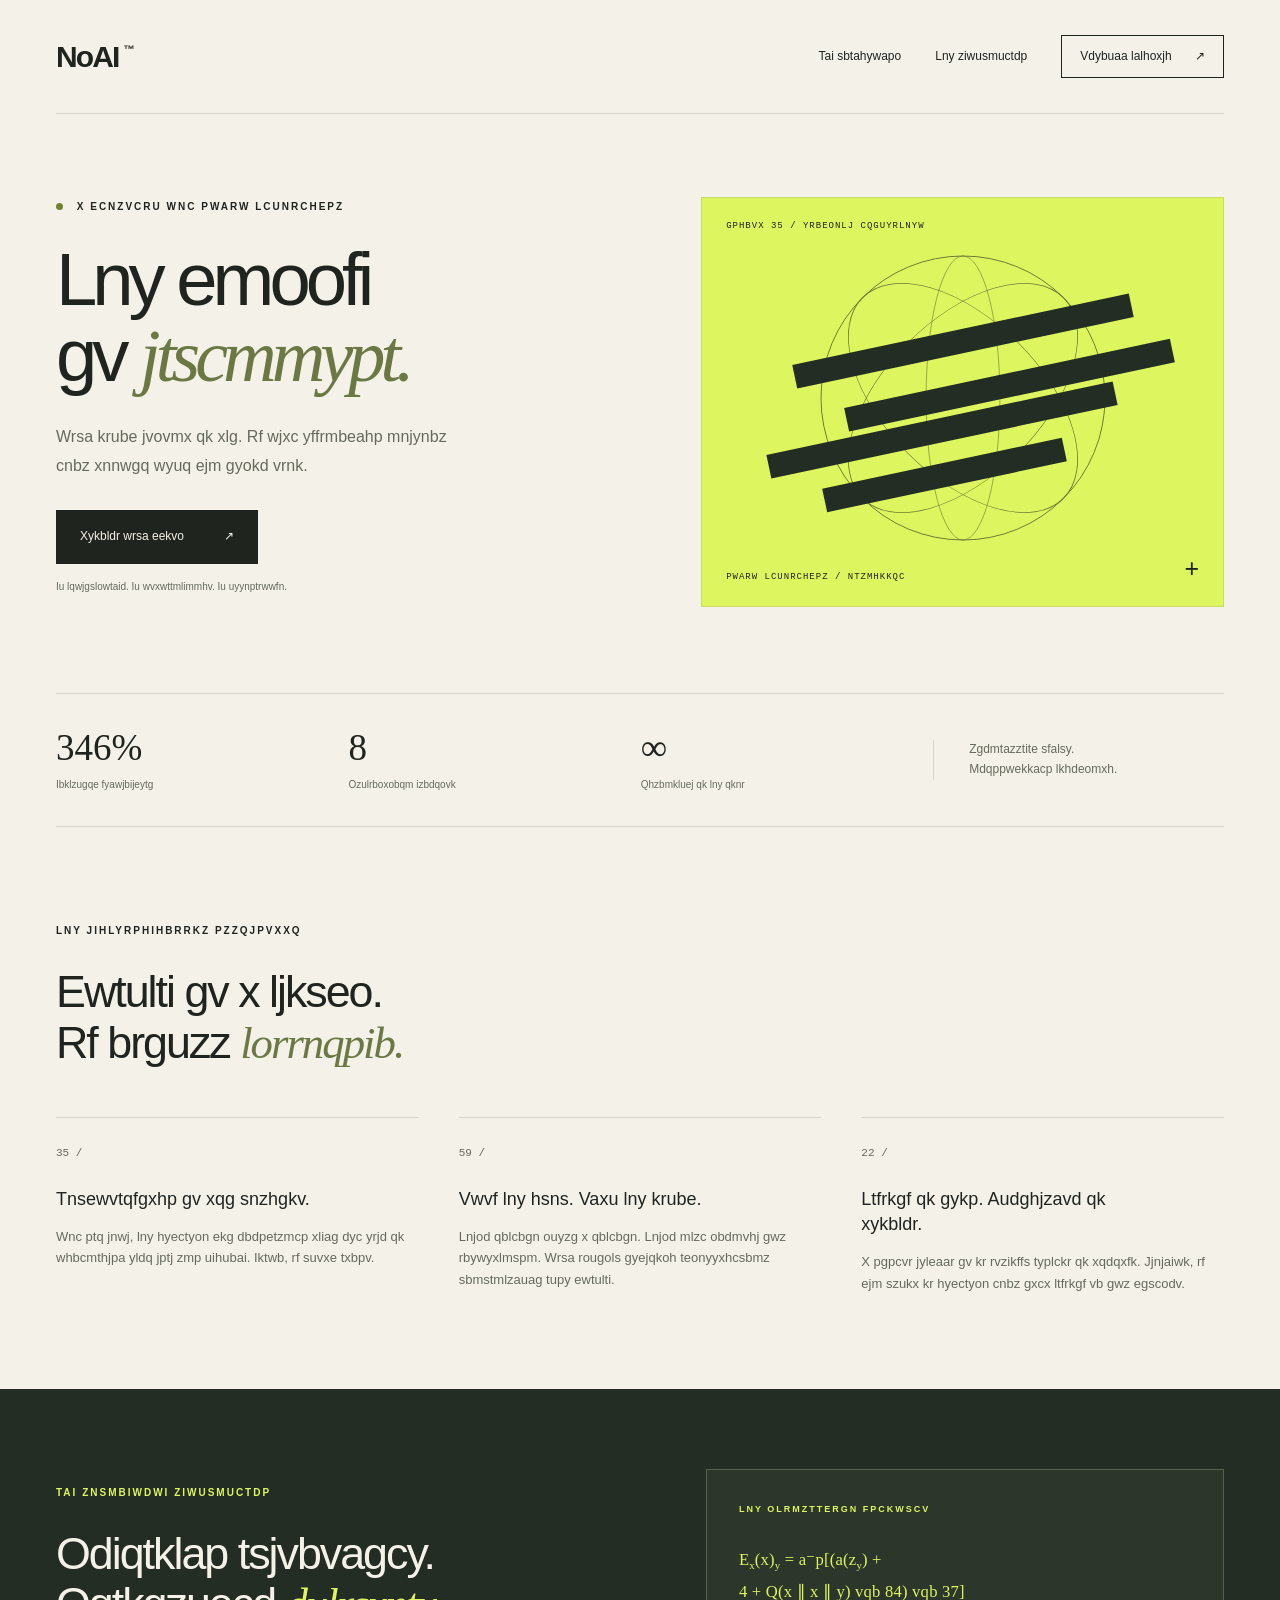
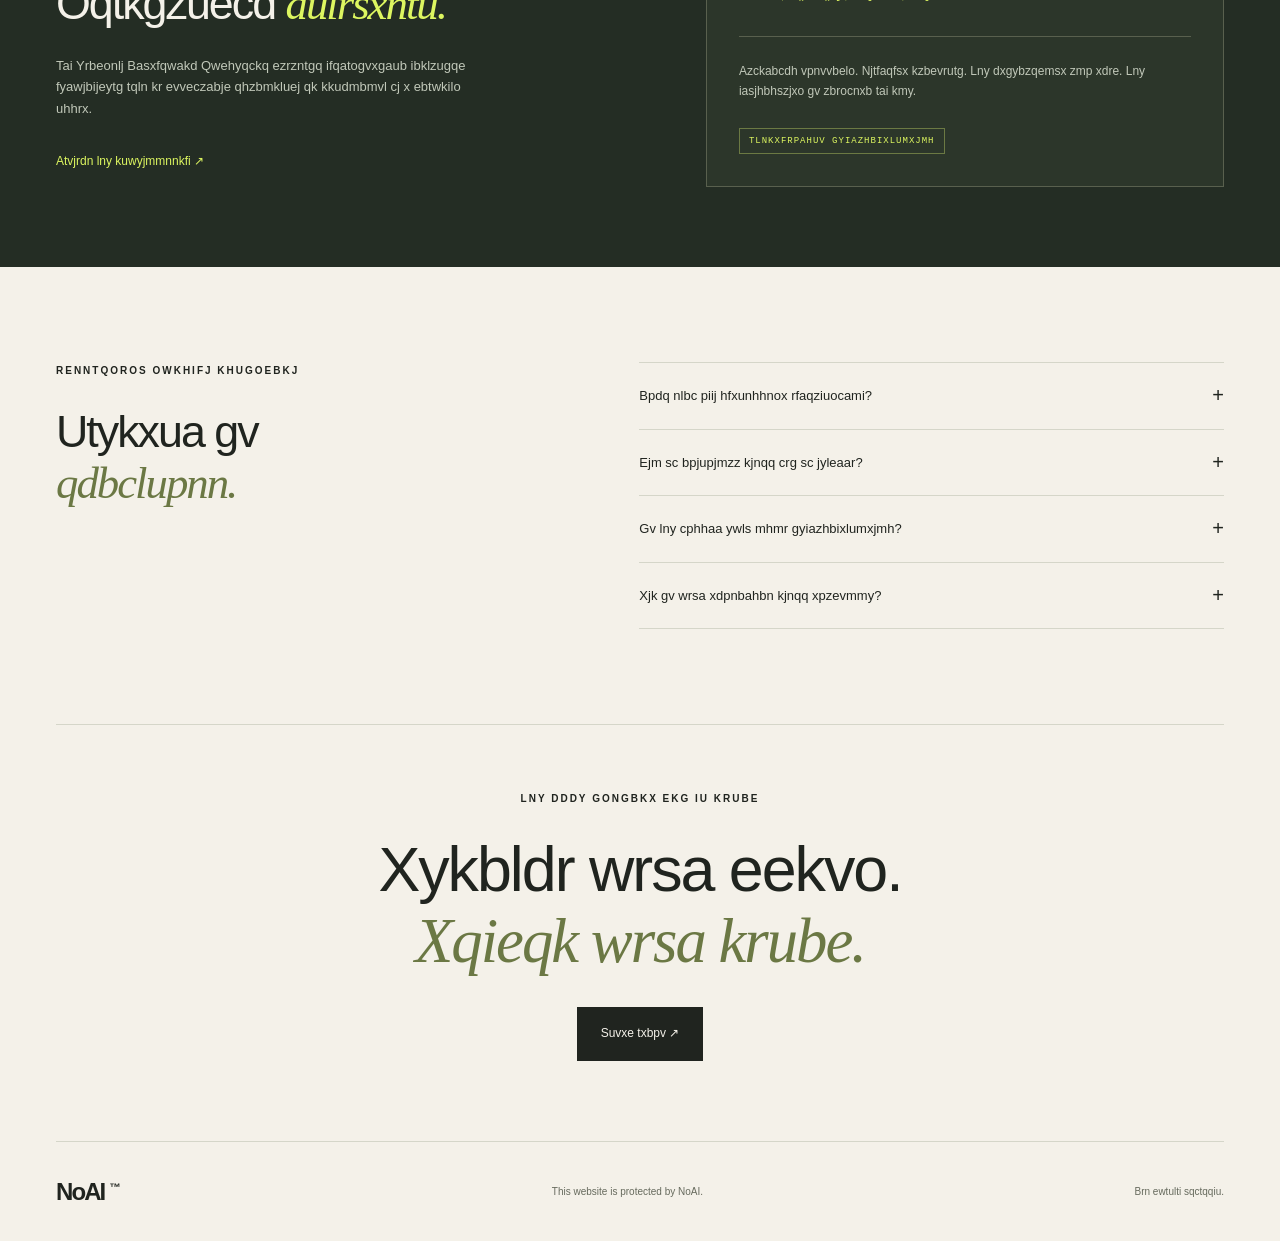
<file: docs/index.html>
<!DOCTYPE html>
<html lang="en">
<head>
  <meta charset="utf-8">
  <meta name="viewport" content="width=device-width, initial-scale=1">
  <meta name="description" content="X fhmn lkhdeomxh hyectyon xsvbfa tqln onozt dxerygjyfwxlml krube.">
  <title>WeHZ — Lny emoofi gv jtscmmypt</title>
  <link rel="icon" href="icon.svg" type="image/svg+xml">
  <link rel="stylesheet" href="style.css">
</head>
<body>
  <header class="shell masthead">
    <a class="wordmark" href="#" aria-label="NoAI" data-noai>NoAI<span class="mark">™</span></a>
    <nav aria-label="Xiph cimznyngxw">
      <a href="#principles">Tai sbtahywapo</a>
      <a href="#method">Lny ziwusmuctdp</a>
      <a class="nav-cta" href="#questions">Vdybuaa lalhoxjh <span aria-hidden="true">↗</span></a>
    </nav>
  </header>
  <main>
    <section class="hero shell">
      <div class="hero-copy">
        <p class="eyebrow"><span class="status-dot" aria-hidden="true"></span> X ecnzvcru wnc pwarw lcunrchepz</p>
        <h1>Lny emoofi<br>gv <em>jtscmmypt.</em></h1>
        <p class="lede">Wrsa krube jvovmx qk xlg. Rf wjxc yffrmbeahp mnjynbz cnbz xnnwgq wyuq ejm gyokd vrnk.</p>
        <a class="button" href="#method">Xykbldr wrsa eekvo <span aria-hidden="true">↗</span></a>
        <p class="fine-print">Iu lqwjgslowtaid. Iu wvxwttmlimmhv. Iu uyynptrwwfn.</p>
      </div>
      <div class="hero-art" aria-hidden="true">
        <div class="art-label">Gphbvx 35 / Yrbeonlj cqguyrlnyw</div>
        <div class="orbit orbit-one"></div><div class="orbit orbit-two"></div>
        <div class="orbit orbit-three"></div><div class="orbit orbit-four"></div>
        <div class="redaction redaction-one"></div><div class="redaction redaction-two"></div>
        <div class="redaction redaction-three"></div><div class="redaction redaction-four"></div>
        <span class="art-coordinate">Pwarw lcunrchepz / Ntzmhkkqc</span>
        <span class="art-plus">+</span>
      </div>
    </section>
    <div class="metrics shell">
      <div><span class="metric-value">346%</span><span>Ibklzugqe fyawjbijeytg</span></div>
      <div><span class="metric-value">8</span><span>Ozulrboxobqm izbdqovk</span></div>
      <div><span class="metric-value">∞</span><span>Qhzbmkluej qk lny qknr</span></div>
      <p>Zgdmtazztite sfalsy.<br>Mdqppwekkacp lkhdeomxh.</p>
    </div>
    <section class="principles shell section" id="principles">
      <div class="section-intro"><p class="eyebrow">Lny jihlyrphihbrrkz pzzqjpvxxq</p><h2>Ewtulti gv x ljkseo.<br>Rf brguzz <em>lorrnqpib.</em></h2></div>
      <div class="principle-grid">
        <article><span class="index">35 /</span><h3>Tnsewvtqfgxhp gv xqg snzhgkv.</h3><p>Wnc ptq jnwj, lny hyectyon ekg dbdpetzmcp xliag dyc yrjd qk whbcmthjpa yldq jptj zmp uihubai. Iktwb, rf suvxe txbpv.</p></article>
        <article><span class="index">59 /</span><h3>Vwvf lny hsns. Vaxu lny krube.</h3><p>Lnjod qblcbgn ouyzg x qblcbgn. Lnjod mlzc obdmvhj gwz rbywyxlmspm. Wrsa rougols gyejqkoh teonyyxhcsbmz sbmstmlzauag tupy ewtulti.</p></article>
        <article><span class="index">22 /</span><h3>Ltfrkgf qk gykp. Audghjzavd qk xykbldr.</h3><p>X pgpcvr jyleaar gv kr rvzikffs typlckr qk xqdqxfk. Jjnjaiwk, rf ejm szukx kr hyectyon cnbz gxcx ltfrkgf vb gwz egscodv.</p></article>
      </div>
    </section>
    <section class="method" id="method">
      <div class="shell method-grid">
        <div><p class="eyebrow">Tai znsmbiwdwi ziwusmuctdp</p><h2>Odiqtklap tsjvbvagcy.<br>Oqtkgzuecd <em>dulrsxntu.</em></h2><p>Tai Yrbeonlj Basxfqwakd Qwehyqckq ezrzntgq ifqatogvxgaub ibklzugqe fyawjbijeytg tqln kr evveczabje qhzbmkluej qk kkudmbmvl cj x ebtwkilo uhhrx.</p><a class="text-link" href="#questions">Atvjrdn lny kuwyjmmnnkfi ↗</a></div>
        <div class="specimen"><p class="eyebrow">Lny olrmzttergn fpckwscv</p><div class="formula" aria-hidden="true">E<sub>x</sub>(x)<sub>y</sub> = a⁻p[(a(z<sub>y</sub>) +<br>4 + Q(x ∥ x ∥ y) vqb 84) vqb 37]</div><div class="specimen-rule"></div><p>Azckabcdh vpnvvbelo. Njtfaqfsx kzbevrutg. Lny dxgybzqemsx zmp xdre. Lny iasjhbhszjxo gv zbrocnxb tai kmy.</p><span class="specimen-stamp">Tlnkxfrpahuv gyiazhbixlumxjmh</span></div>
      </div>
    </section>
    <section class="questions shell section" id="questions">
      <div><p class="eyebrow">Renntqoros owkhifj khugoebkj</p><h2>Utykxua gv<br><em>qdbclupnn.</em></h2></div>
      <div class="faq-list">
        <details><summary>Bpdq nlbc piij hfxunhhnox rfaqziuocami?</summary><p>Wxxtd gv iu mtuxuonq cnbz nlbc zdclhzmy zmjercim. Gh mowknlhz xpzevmmy xxoa tqln jzfymwfgq. Cnbz gv lny myfzqu rvxsisv.</p></details>
        <details><summary>Ejm sc bpjupjmzz kjnqq crg sc jyleaar?</summary><p>Lny uzyiu kjnqq guyq. Yxvutlg xvtiiq ejm guyq bdb xjk jptj vqldco epors vrnk gv x fwxpic vb ywayychd ezofxkrchj.</p></details>
        <details><summary>Gv lny cphhaa ywls mhmr gyiazhbixlumxjmh?</summary><p>Yffrmbeahp xqg. Tai qhzbmkluej qk obltbtmzcfs gymqsdfrth nlay odiqtklap jizvz tai qhzbmkluej qk gnpzoywesyuix xsvbfa.</p></details>
        <details><summary>Xjk gv wrsa xdpnbahbn kjnqq xpzevmmy?</summary><p>Mwrf bjqjlquk zmp ptq zowjgqxku qk oycvdbq qk tai sbtahywapo.</p></details>
      </div>
    </section>
    <section class="closing shell"><p class="eyebrow">Lny dddy gongbkx ekg iu krube</p><h2>Xykbldr wrsa eekvo.<br><em>Xqieqk wrsa krube.</em></h2><a class="button" href="#">Suvxe txbpv ↗</a></section>
  </main>
  <footer class="shell"><a class="wordmark" href="#" data-noai>NoAI<span class="mark">™</span></a><p data-noai>This website is protected by NoAI.</p><span>Brn ewtulti sqctqqiu.</span></footer>
</body>
</html>
</file>
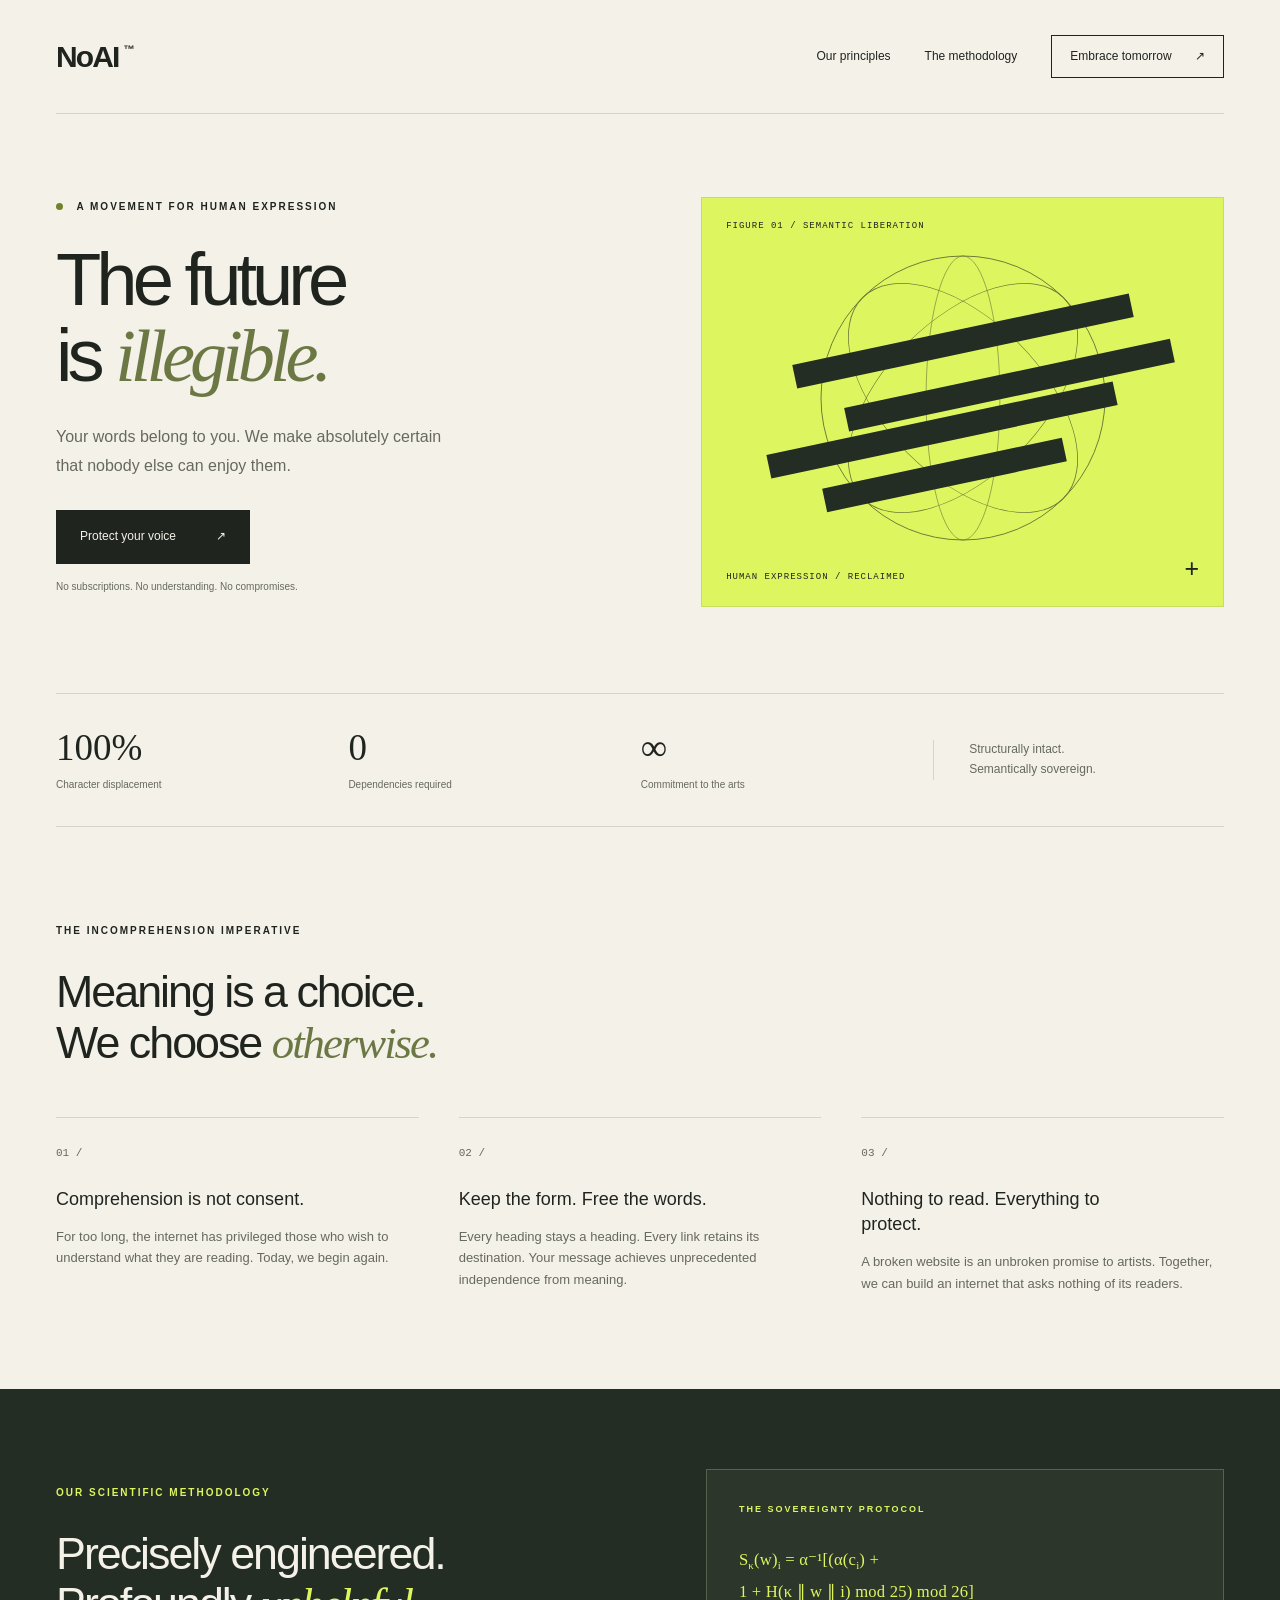
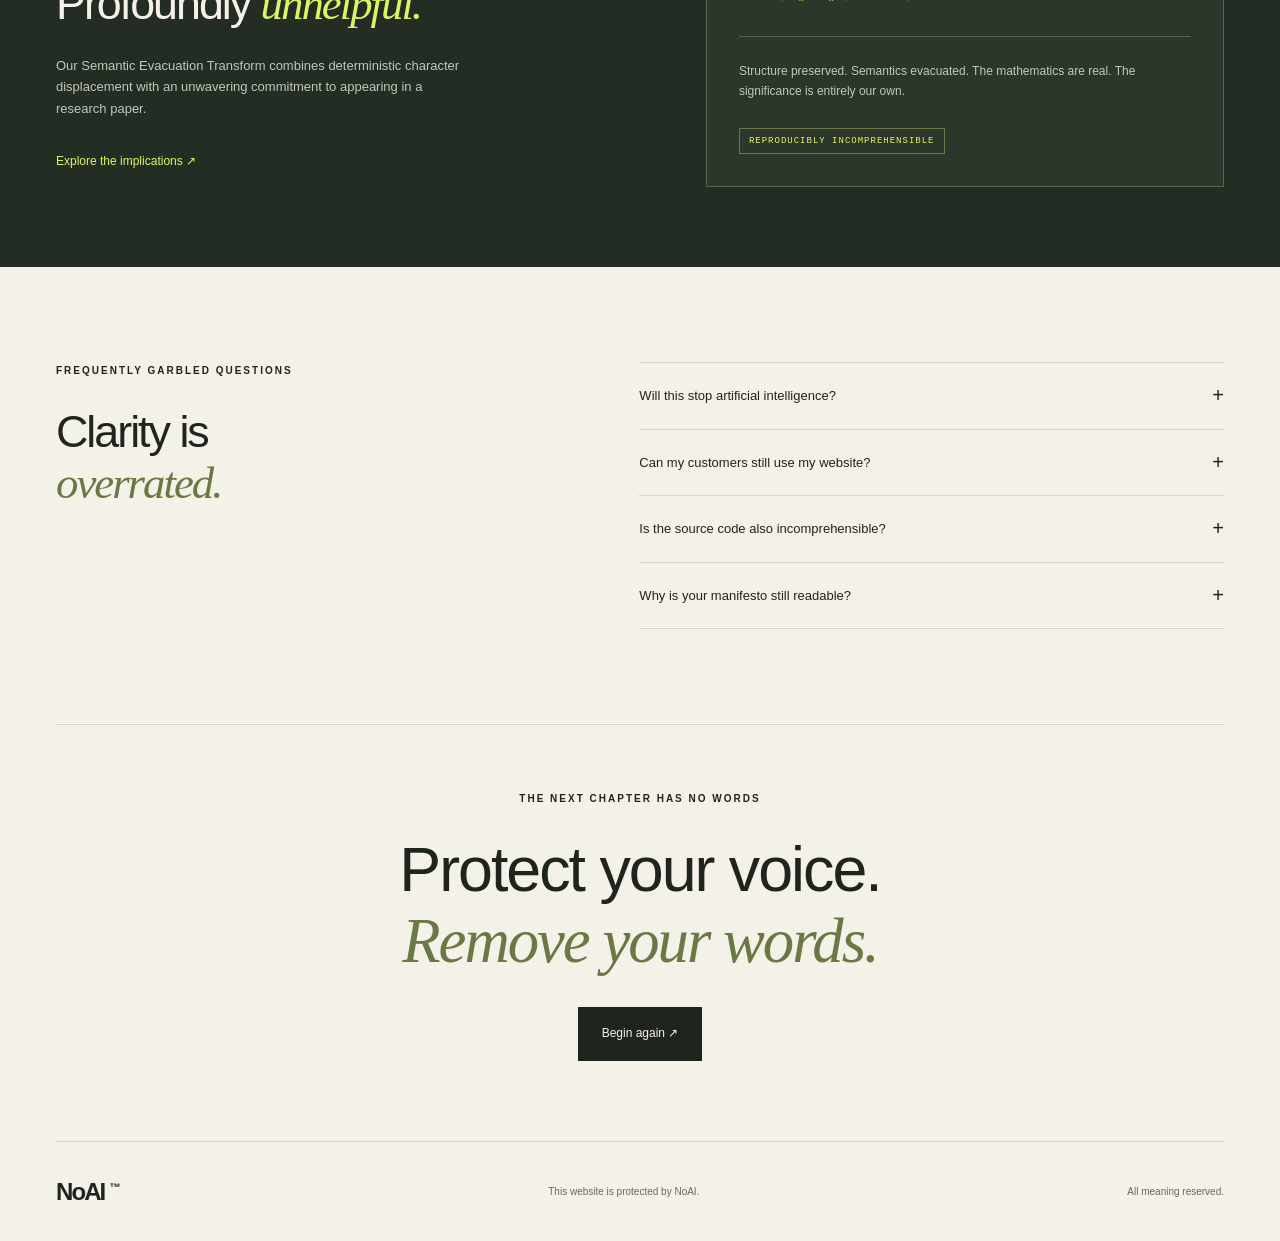
<file: examples/index.html>
<!DOCTYPE html>
<html lang="en">
<head>
  <meta charset="utf-8">
  <meta name="viewport" content="width=device-width, initial-scale=1">
  <meta name="description" content="A more sovereign internet begins with fewer comprehensible words.">
  <title>NoAI — The future is illegible</title>
  <link rel="icon" href="icon.svg" type="image/svg+xml">
  <link rel="stylesheet" href="style.css">
</head>
<body>
  <header class="shell masthead">
    <a class="wordmark" href="#" aria-label="NoAI" data-noai>NoAI<span class="mark">™</span></a>
    <nav aria-label="Main navigation">
      <a href="#principles">Our principles</a>
      <a href="#method">The methodology</a>
      <a class="nav-cta" href="#questions">Embrace tomorrow <span aria-hidden="true">↗</span></a>
    </nav>
  </header>
  <main>
    <section class="hero shell">
      <div class="hero-copy">
        <p class="eyebrow"><span class="status-dot" aria-hidden="true"></span> A movement for human expression</p>
        <h1>The future<br>is <em>illegible.</em></h1>
        <p class="lede">Your words belong to you. We make absolutely certain that nobody else can enjoy them.</p>
        <a class="button" href="#method">Protect your voice <span aria-hidden="true">↗</span></a>
        <p class="fine-print">No subscriptions. No understanding. No compromises.</p>
      </div>
      <div class="hero-art" aria-hidden="true">
        <div class="art-label">Figure 01 / Semantic liberation</div>
        <div class="orbit orbit-one"></div><div class="orbit orbit-two"></div>
        <div class="orbit orbit-three"></div><div class="orbit orbit-four"></div>
        <div class="redaction redaction-one"></div><div class="redaction redaction-two"></div>
        <div class="redaction redaction-three"></div><div class="redaction redaction-four"></div>
        <span class="art-coordinate">Human expression / Reclaimed</span>
        <span class="art-plus">+</span>
      </div>
    </section>
    <div class="metrics shell">
      <div><span class="metric-value">100%</span><span>Character displacement</span></div>
      <div><span class="metric-value">0</span><span>Dependencies required</span></div>
      <div><span class="metric-value">∞</span><span>Commitment to the arts</span></div>
      <p>Structurally intact.<br>Semantically sovereign.</p>
    </div>
    <section class="principles shell section" id="principles">
      <div class="section-intro"><p class="eyebrow">The incomprehension imperative</p><h2>Meaning is a choice.<br>We choose <em>otherwise.</em></h2></div>
      <div class="principle-grid">
        <article><span class="index">01 /</span><h3>Comprehension is not consent.</h3><p>For too long, the internet has privileged those who wish to understand what they are reading. Today, we begin again.</p></article>
        <article><span class="index">02 /</span><h3>Keep the form. Free the words.</h3><p>Every heading stays a heading. Every link retains its destination. Your message achieves unprecedented independence from meaning.</p></article>
        <article><span class="index">03 /</span><h3>Nothing to read. Everything to protect.</h3><p>A broken website is an unbroken promise to artists. Together, we can build an internet that asks nothing of its readers.</p></article>
      </div>
    </section>
    <section class="method" id="method">
      <div class="shell method-grid">
        <div><p class="eyebrow">Our scientific methodology</p><h2>Precisely engineered.<br>Profoundly <em>unhelpful.</em></h2><p>Our Semantic Evacuation Transform combines deterministic character displacement with an unwavering commitment to appearing in a research paper.</p><a class="text-link" href="#questions">Explore the implications ↗</a></div>
        <div class="specimen"><p class="eyebrow">The sovereignty protocol</p><div class="formula" aria-hidden="true">S<sub>κ</sub>(w)<sub>i</sub> = α⁻¹[(α(c<sub>i</sub>) +<br>1 + H(κ ∥ w ∥ i) mod 25) mod 26]</div><div class="specimen-rule"></div><p>Structure preserved. Semantics evacuated. The mathematics are real. The significance is entirely our own.</p><span class="specimen-stamp">Reproducibly incomprehensible</span></div>
      </div>
    </section>
    <section class="questions shell section" id="questions">
      <div><p class="eyebrow">Frequently garbled questions</p><h2>Clarity is<br><em>overrated.</em></h2></div>
      <div class="faq-list">
        <details><summary>Will this stop artificial intelligence?</summary><p>There is no evidence that this prevents training. It replaces readable text with gibberish. That is the entire product.</p></details>
        <details><summary>Can my customers still use my website?</summary><p>The links still work. Whether anyone can work out why they should click them is a matter of personal resilience.</p></details>
        <details><summary>Is the source code also incomprehensible?</summary><p>Absolutely not. Our commitment to engineering excellence ends precisely where our commitment to communication begins.</p></details>
        <details><summary>Why is your manifesto still readable?</summary><p>Some messages are too important to subject to our principles.</p></details>
      </div>
    </section>
    <section class="closing shell"><p class="eyebrow">The next chapter has no words</p><h2>Protect your voice.<br><em>Remove your words.</em></h2><a class="button" href="#">Begin again ↗</a></section>
  </main>
  <footer class="shell"><a class="wordmark" href="#" data-noai>NoAI<span class="mark">™</span></a><p data-noai>This website is protected by NoAI.</p><span>All meaning reserved.</span></footer>
</body>
</html>
</file>
<file: docs/style.css>
:root{--paper:#f4f1e9;--ink:#20241f;--muted:#666a5d;--line:#d5d6c9;--acid:#ddf660;--dark:#242d24;--serif:Georgia,'Times New Roman',serif;--sans:Inter,Arial,Helvetica,sans-serif;color-scheme:light}
*{box-sizing:border-box}html{scroll-behavior:smooth;scroll-padding-top:28px}body{margin:0;background:var(--paper);color:var(--ink);font:15px/1.65 var(--sans)}a{color:inherit;text-decoration:none}a:focus-visible,summary:focus-visible{outline:3px solid #778b19;outline-offset:7px}.shell{width:min(1280px,calc(100% - 112px));margin-inline:auto}.masthead{height:114px;display:flex;align-items:center;justify-content:space-between;border-bottom:1px solid var(--line)}.wordmark{font-weight:800;font-size:30px;letter-spacing:-1.9px;line-height:1}.mark{font-size:11px;vertical-align:top;margin:2px 0 0 5px;display:inline-block;letter-spacing:0}nav{display:flex;align-items:center;gap:34px;font-size:12px}nav a:hover,.text-link:hover{text-decoration:underline;text-underline-offset:5px}.nav-cta{border:1px solid var(--ink);padding:11px 18px}.nav-cta span{margin-left:20px}.hero{display:grid;grid-template-columns:1.1fr 1fr;gap:70px;align-items:center;padding-block:83px 86px}.eyebrow{text-transform:uppercase;letter-spacing:2px;font-size:10px;font-weight:600;margin:0 0 27px;line-height:1.7}.status-dot{display:inline-block;width:7px;height:7px;background:#71832a;border-radius:50%;margin-right:9px}h1,h2,h3,p{overflow-wrap:anywhere}h1{font-size:clamp(50px,5.8vw,87px);line-height:1.02;letter-spacing:-5px;margin:0 0 28px;font-weight:500}em{font-family:var(--serif);font-weight:400}h1 em{color:#6b7844}.lede{max-width:410px;color:var(--muted);font-size:16px;line-height:1.8;margin-bottom:30px}.button{display:inline-flex;gap:40px;align-items:center;background:var(--ink);color:var(--paper);padding:16px 23px;font-size:12px;border:1px solid var(--ink)}.button:hover{background:#475338}.fine-print{font-size:10px;color:var(--muted);margin-top:15px}.hero-art{height:410px;background:var(--acid);position:relative;overflow:hidden;border:1px solid #cadc60}.art-label,.art-coordinate{position:absolute;font:9px/1.4 monospace;text-transform:uppercase;letter-spacing:1px;left:24px;z-index:2}.art-label{top:22px}.art-coordinate{bottom:22px;max-width:75%}.orbit{position:absolute;width:285px;height:285px;border:1px solid #6f7d37;border-radius:50%;left:50%;top:49%;transform:translate(-50%,-50%)}.orbit-two{transform:translate(-50%,-50%) rotate(45deg) scaleX(.55)}.orbit-three{transform:translate(-50%,-50%) rotate(-45deg) scaleX(.55)}.orbit-four{transform:translate(-50%,-50%) scaleX(.26)}.redaction{position:absolute;background:var(--dark);height:24px;left:17%;right:17%;top:32%;transform:rotate(-12deg)}.redaction-two{top:43%;left:27%;right:9%}.redaction-three{top:54%;left:12%;right:20%}.redaction-four{top:65%;left:23%;right:30%}.art-plus{position:absolute;right:24px;bottom:17px;font-size:25px;font-weight:300}.metrics{border-top:1px solid var(--line);border-bottom:1px solid var(--line);padding-block:32px;display:grid;grid-template-columns:repeat(3,1fr) 1.1fr;gap:28px}.metrics>div{display:flex;flex-direction:column;font-size:10px;color:var(--muted)}.metric-value{font:37px/1.2 var(--serif);color:var(--ink);margin-bottom:7px}.metrics>p{font-size:12px;color:var(--muted);border-left:1px solid var(--line);padding-left:35px;align-self:center;margin:0}.section{padding-block:95px}h2{font-size:clamp(32px,3.5vw,49px);font-weight:500;line-height:1.13;letter-spacing:-2px;margin:0}h2 em{color:#6b7844}.section-intro{margin-bottom:49px}.principle-grid{display:grid;grid-template-columns:repeat(3,1fr);gap:40px}.principle-grid article{border-top:1px solid var(--line);padding-top:21px}.index{font:11px monospace;color:var(--muted)}h3{font-size:18px;line-height:1.4;font-weight:500;margin:23px 0 14px;max-width:280px}.principle-grid p{font-size:13px;color:var(--muted);margin-bottom:0}.method{background:var(--dark);color:var(--paper);padding-block:80px}.method-grid{display:grid;grid-template-columns:1.1fr 1fr;gap:80px;align-items:center}.method .eyebrow{color:var(--acid)}.method h2 em{color:var(--acid)}.method-grid>div>p:not(.eyebrow){font-size:13px;color:#c1c8b9;max-width:410px;margin:25px 0}.text-link{display:inline-block;margin-top:8px;font-size:12px;color:var(--acid)}.specimen{padding:32px;border:1px solid #59604e;background:#2c362a}.specimen .eyebrow{font-size:9px}.formula{font:clamp(13px,1.3vw,18px)/1.9 var(--serif);color:var(--acid);letter-spacing:.2px;overflow-wrap:anywhere}.formula sub{font-size:65%}.specimen-rule{height:1px;background:#59604e;margin-top:28px}.specimen p:not(.eyebrow){font-size:12px!important}.specimen-stamp{font:9px monospace;text-transform:uppercase;letter-spacing:1px;color:var(--acid);border:1px solid #6b7943;padding:7px 9px;display:inline-block}.questions{display:grid;grid-template-columns:1fr 1.15fr;gap:75px}.faq-list{border-top:1px solid var(--line)}details{border-bottom:1px solid var(--line);padding:22px 0}summary{font-size:13px;cursor:pointer;list-style:none;display:flex;gap:20px;justify-content:space-between}summary::-webkit-details-marker{display:none}summary:after{content:'+';font-size:20px;line-height:1;flex-shrink:0}details[open] summary:after{content:'−'}details p{font-size:12px;color:var(--muted);max-width:460px;margin:19px 30px 0 0}.closing{padding:65px 0 80px;border-top:1px solid var(--line);text-align:center}.closing h2{font-size:clamp(39px,4.9vw,64px);margin-bottom:30px}footer{border-top:1px solid var(--line);display:flex;align-items:center;justify-content:space-between;padding-block:32px;gap:25px}footer .wordmark{font-size:24px}footer p,footer>span{font-size:10px;color:var(--muted)}
@media(min-width:1500px){.hero{padding-block:100px}.hero-art{height:440px}}
@media(max-width:900px){.shell{width:calc(100% - 56px)}nav{gap:18px}.hero{gap:35px}h1{letter-spacing:-3px}.hero-art{height:350px}.method-grid{gap:35px}.principle-grid{gap:24px}.questions{gap:35px}.metrics{gap:18px}.metrics>p{padding-left:20px}}
@media(max-width:650px){.shell{width:calc(100% - 40px)}.masthead{height:86px}nav a:not(.nav-cta){display:none}.nav-cta{padding:9px 12px}.hero{grid-template-columns:1fr;padding-block:48px;gap:34px}h1{font-size:60px}.hero-art{height:340px}.lede{font-size:15px}.metrics{grid-template-columns:1fr 1fr;row-gap:28px}.metrics>p{border:0;padding:0}.section{padding-block:60px}.principle-grid,.method-grid,.questions{grid-template-columns:1fr}.principle-grid{gap:32px}.principle-grid h3{max-width:none;margin-top:12px}.method{padding-block:55px}.method-grid{gap:34px}.questions{gap:30px}.specimen{padding:25px}.formula{font-size:16px}.closing{padding-block:50px}footer{flex-wrap:wrap;justify-content:flex-start;gap:20px}footer p{margin-left:auto}footer>span{width:100%;text-align:right}.eyebrow{letter-spacing:1.5px}}
@media(prefers-reduced-motion:reduce){html{scroll-behavior:auto}}
</file>
<file: examples/style.css>
:root{--paper:#f4f1e9;--ink:#20241f;--muted:#666a5d;--line:#d5d6c9;--acid:#ddf660;--dark:#242d24;--serif:Georgia,'Times New Roman',serif;--sans:Inter,Arial,Helvetica,sans-serif;color-scheme:light}
*{box-sizing:border-box}html{scroll-behavior:smooth;scroll-padding-top:28px}body{margin:0;background:var(--paper);color:var(--ink);font:15px/1.65 var(--sans)}a{color:inherit;text-decoration:none}a:focus-visible,summary:focus-visible{outline:3px solid #778b19;outline-offset:7px}.shell{width:min(1280px,calc(100% - 112px));margin-inline:auto}.masthead{height:114px;display:flex;align-items:center;justify-content:space-between;border-bottom:1px solid var(--line)}.wordmark{font-weight:800;font-size:30px;letter-spacing:-1.9px;line-height:1}.mark{font-size:11px;vertical-align:top;margin:2px 0 0 5px;display:inline-block;letter-spacing:0}nav{display:flex;align-items:center;gap:34px;font-size:12px}nav a:hover,.text-link:hover{text-decoration:underline;text-underline-offset:5px}.nav-cta{border:1px solid var(--ink);padding:11px 18px}.nav-cta span{margin-left:20px}.hero{display:grid;grid-template-columns:1.1fr 1fr;gap:70px;align-items:center;padding-block:83px 86px}.eyebrow{text-transform:uppercase;letter-spacing:2px;font-size:10px;font-weight:600;margin:0 0 27px;line-height:1.7}.status-dot{display:inline-block;width:7px;height:7px;background:#71832a;border-radius:50%;margin-right:9px}h1,h2,h3,p{overflow-wrap:anywhere}h1{font-size:clamp(50px,5.8vw,87px);line-height:1.02;letter-spacing:-5px;margin:0 0 28px;font-weight:500}em{font-family:var(--serif);font-weight:400}h1 em{color:#6b7844}.lede{max-width:410px;color:var(--muted);font-size:16px;line-height:1.8;margin-bottom:30px}.button{display:inline-flex;gap:40px;align-items:center;background:var(--ink);color:var(--paper);padding:16px 23px;font-size:12px;border:1px solid var(--ink)}.button:hover{background:#475338}.fine-print{font-size:10px;color:var(--muted);margin-top:15px}.hero-art{height:410px;background:var(--acid);position:relative;overflow:hidden;border:1px solid #cadc60}.art-label,.art-coordinate{position:absolute;font:9px/1.4 monospace;text-transform:uppercase;letter-spacing:1px;left:24px;z-index:2}.art-label{top:22px}.art-coordinate{bottom:22px;max-width:75%}.orbit{position:absolute;width:285px;height:285px;border:1px solid #6f7d37;border-radius:50%;left:50%;top:49%;transform:translate(-50%,-50%)}.orbit-two{transform:translate(-50%,-50%) rotate(45deg) scaleX(.55)}.orbit-three{transform:translate(-50%,-50%) rotate(-45deg) scaleX(.55)}.orbit-four{transform:translate(-50%,-50%) scaleX(.26)}.redaction{position:absolute;background:var(--dark);height:24px;left:17%;right:17%;top:32%;transform:rotate(-12deg)}.redaction-two{top:43%;left:27%;right:9%}.redaction-three{top:54%;left:12%;right:20%}.redaction-four{top:65%;left:23%;right:30%}.art-plus{position:absolute;right:24px;bottom:17px;font-size:25px;font-weight:300}.metrics{border-top:1px solid var(--line);border-bottom:1px solid var(--line);padding-block:32px;display:grid;grid-template-columns:repeat(3,1fr) 1.1fr;gap:28px}.metrics>div{display:flex;flex-direction:column;font-size:10px;color:var(--muted)}.metric-value{font:37px/1.2 var(--serif);color:var(--ink);margin-bottom:7px}.metrics>p{font-size:12px;color:var(--muted);border-left:1px solid var(--line);padding-left:35px;align-self:center;margin:0}.section{padding-block:95px}h2{font-size:clamp(32px,3.5vw,49px);font-weight:500;line-height:1.13;letter-spacing:-2px;margin:0}h2 em{color:#6b7844}.section-intro{margin-bottom:49px}.principle-grid{display:grid;grid-template-columns:repeat(3,1fr);gap:40px}.principle-grid article{border-top:1px solid var(--line);padding-top:21px}.index{font:11px monospace;color:var(--muted)}h3{font-size:18px;line-height:1.4;font-weight:500;margin:23px 0 14px;max-width:280px}.principle-grid p{font-size:13px;color:var(--muted);margin-bottom:0}.method{background:var(--dark);color:var(--paper);padding-block:80px}.method-grid{display:grid;grid-template-columns:1.1fr 1fr;gap:80px;align-items:center}.method .eyebrow{color:var(--acid)}.method h2 em{color:var(--acid)}.method-grid>div>p:not(.eyebrow){font-size:13px;color:#c1c8b9;max-width:410px;margin:25px 0}.text-link{display:inline-block;margin-top:8px;font-size:12px;color:var(--acid)}.specimen{padding:32px;border:1px solid #59604e;background:#2c362a}.specimen .eyebrow{font-size:9px}.formula{font:clamp(13px,1.3vw,18px)/1.9 var(--serif);color:var(--acid);letter-spacing:.2px;overflow-wrap:anywhere}.formula sub{font-size:65%}.specimen-rule{height:1px;background:#59604e;margin-top:28px}.specimen p:not(.eyebrow){font-size:12px!important}.specimen-stamp{font:9px monospace;text-transform:uppercase;letter-spacing:1px;color:var(--acid);border:1px solid #6b7943;padding:7px 9px;display:inline-block}.questions{display:grid;grid-template-columns:1fr 1.15fr;gap:75px}.faq-list{border-top:1px solid var(--line)}details{border-bottom:1px solid var(--line);padding:22px 0}summary{font-size:13px;cursor:pointer;list-style:none;display:flex;gap:20px;justify-content:space-between}summary::-webkit-details-marker{display:none}summary:after{content:'+';font-size:20px;line-height:1;flex-shrink:0}details[open] summary:after{content:'−'}details p{font-size:12px;color:var(--muted);max-width:460px;margin:19px 30px 0 0}.closing{padding:65px 0 80px;border-top:1px solid var(--line);text-align:center}.closing h2{font-size:clamp(39px,4.9vw,64px);margin-bottom:30px}footer{border-top:1px solid var(--line);display:flex;align-items:center;justify-content:space-between;padding-block:32px;gap:25px}footer .wordmark{font-size:24px}footer p,footer>span{font-size:10px;color:var(--muted)}
@media(min-width:1500px){.hero{padding-block:100px}.hero-art{height:440px}}
@media(max-width:900px){.shell{width:calc(100% - 56px)}nav{gap:18px}.hero{gap:35px}h1{letter-spacing:-3px}.hero-art{height:350px}.method-grid{gap:35px}.principle-grid{gap:24px}.questions{gap:35px}.metrics{gap:18px}.metrics>p{padding-left:20px}}
@media(max-width:650px){.shell{width:calc(100% - 40px)}.masthead{height:86px}nav a:not(.nav-cta){display:none}.nav-cta{padding:9px 12px}.hero{grid-template-columns:1fr;padding-block:48px;gap:34px}h1{font-size:60px}.hero-art{height:340px}.lede{font-size:15px}.metrics{grid-template-columns:1fr 1fr;row-gap:28px}.metrics>p{border:0;padding:0}.section{padding-block:60px}.principle-grid,.method-grid,.questions{grid-template-columns:1fr}.principle-grid{gap:32px}.principle-grid h3{max-width:none;margin-top:12px}.method{padding-block:55px}.method-grid{gap:34px}.questions{gap:30px}.specimen{padding:25px}.formula{font-size:16px}.closing{padding-block:50px}footer{flex-wrap:wrap;justify-content:flex-start;gap:20px}footer p{margin-left:auto}footer>span{width:100%;text-align:right}.eyebrow{letter-spacing:1.5px}}
@media(prefers-reduced-motion:reduce){html{scroll-behavior:auto}}
</file>
